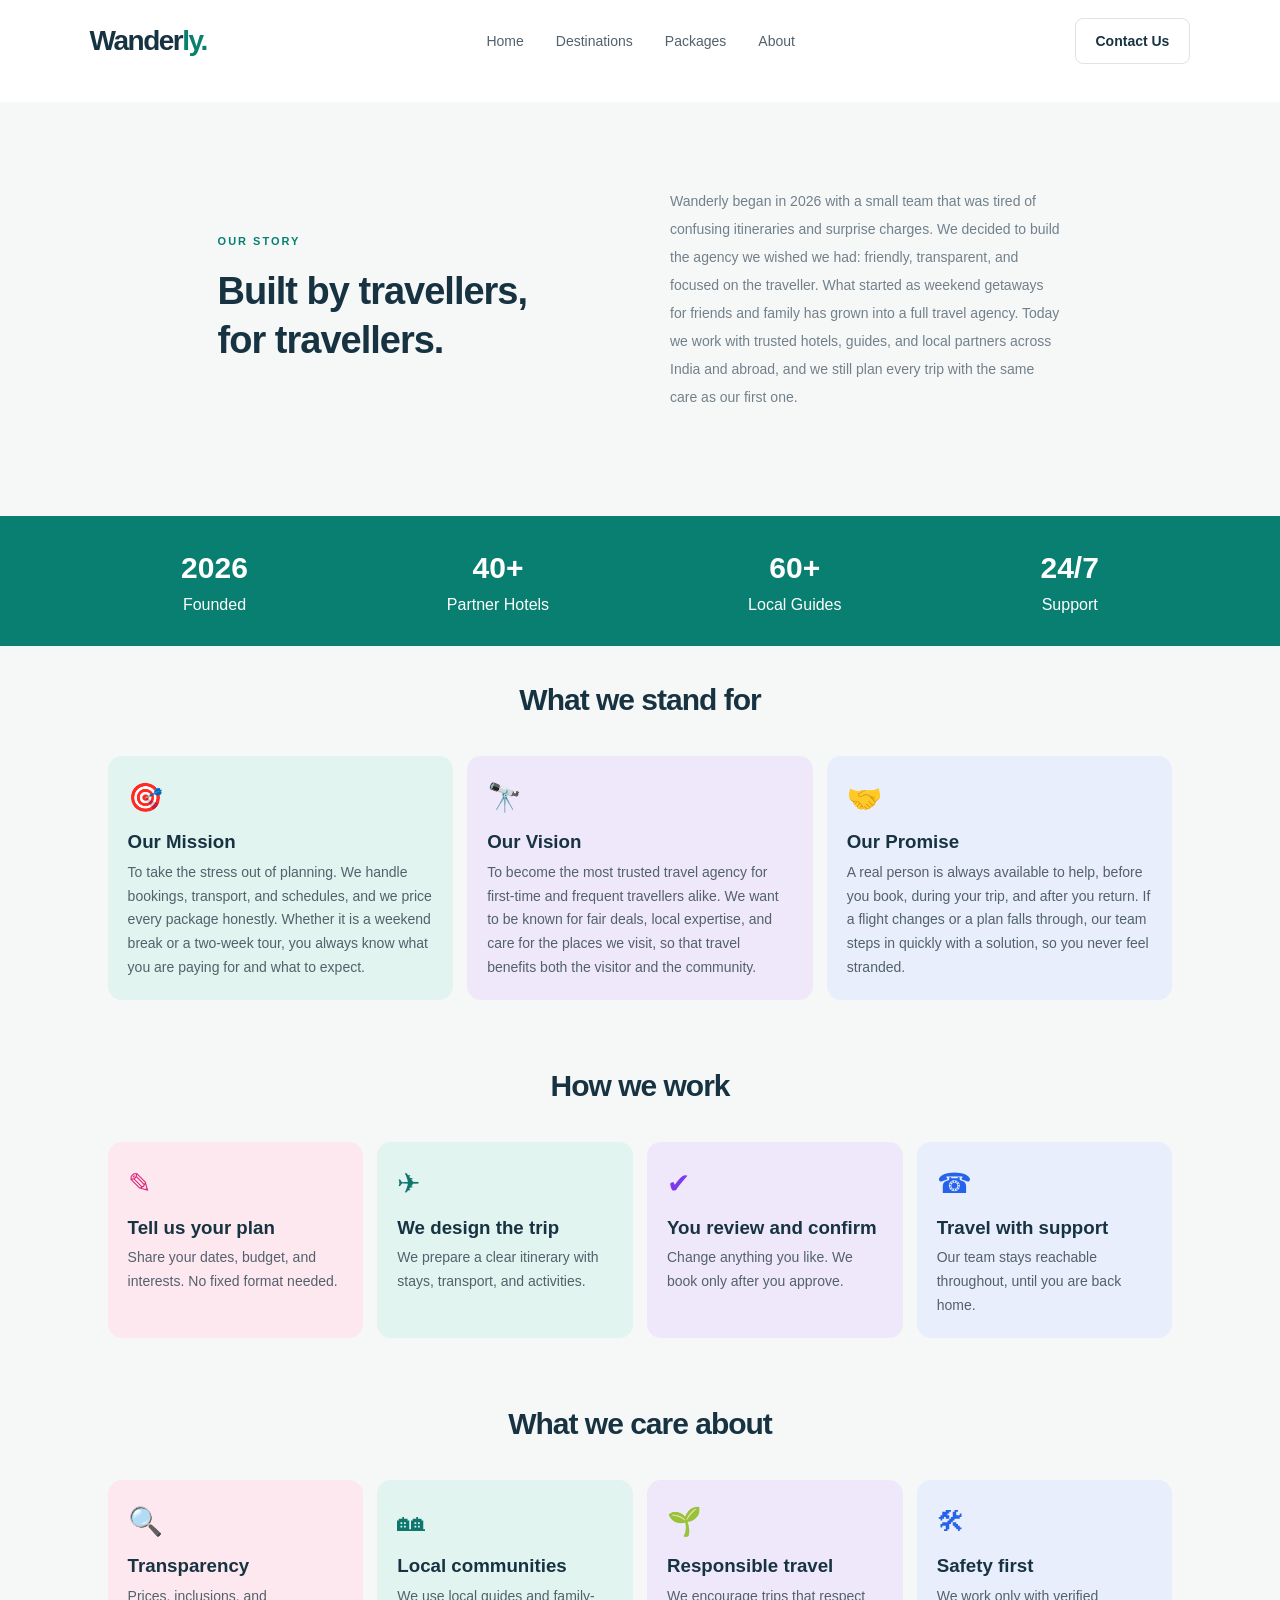
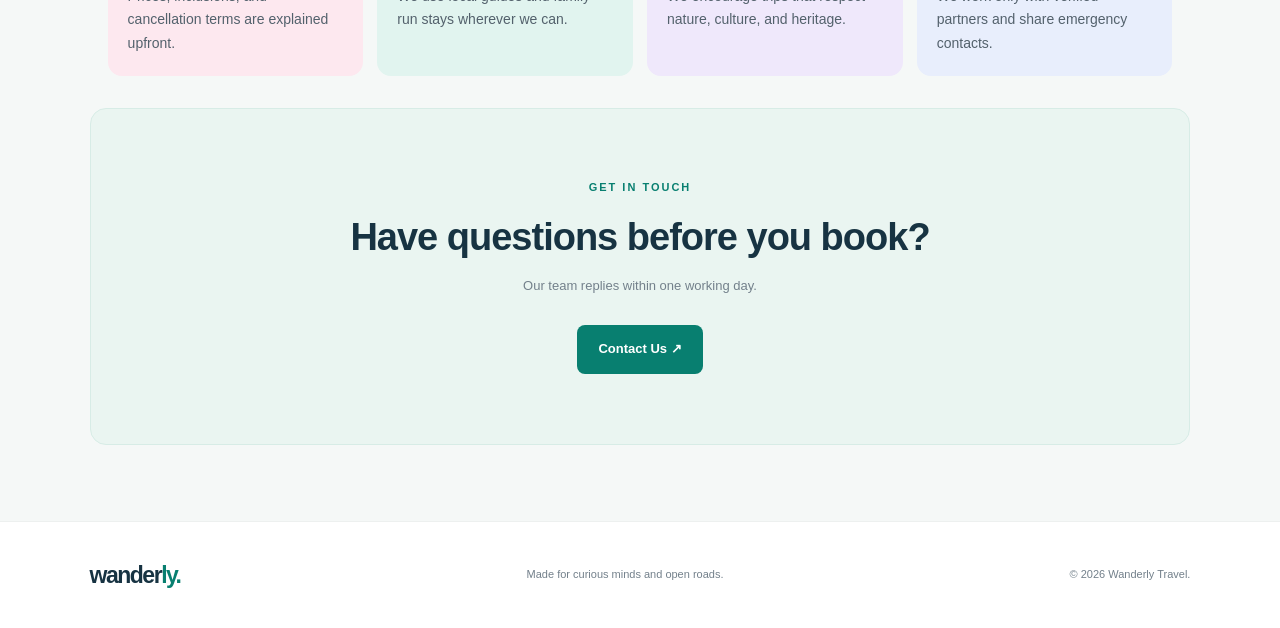
<file: about.html>
<!doctype html>
<html lang="en">
  <head>
    <meta charset="UTF-8" />
    <meta name="viewport" content="width=device-width, initial-scale=1.0" />
    <title>About Us - Wanderly</title>
    <link rel="stylesheet" href="style.css" />
  </head>
  <body>
    <!-- Navigation (same as index.html) -->
    <header class="navbar">
      <a href="index.html" class="logo">Wander<span>ly.</span></a>

      <nav>
        <a href="index.html">Home</a>
        <a href="destinations.html">Destinations</a>
        <a href="package.html">Packages</a>
        <a href="about.html">About</a>
      </nav>

      <a href="contact.html" class="nav-button">Contact Us</a>
    </header>

    <main class="about-page">
      <!-- Our story -->
      <section class="about-section our-story">
        <div>
          <p class="eyebrow">OUR STORY</p>
          <h2>Built by travellers,<br />for travellers.</h2>
        </div>
        <p>
          Wanderly began in 2026 with a small team that was tired of confusing
          itineraries and surprise charges. We decided to build the agency we
          wished we had: friendly, transparent, and focused on the traveller.
          What started as weekend getaways for friends and family has grown into
          a full travel agency. Today we work with trusted hotels, guides, and
          local partners across India and abroad, and we still plan every trip
          with the same care as our first one.
        </p>
      </section>

      <!-- Numbers -->
      <section class="stats">
        <div>
          <h3>2026</h3>
          <p>Founded</p>
        </div>
        <div>
          <h3>40+</h3>
          <p>Partner Hotels</p>
        </div>
        <div>
          <h3>60+</h3>
          <p>Local Guides</p>
        </div>
        <div>
          <h3>24/7</h3>
          <p>Support</p>
        </div>
      </section>

      <!-- Mission, vision, promise -->
      <h2 class="title">What we stand for</h2>
      <section class="values">
        <div class="value v1">
          <span>&#127919;</span>
          <h3>Our Mission</h3>
          <p>
            To take the stress out of planning. We handle bookings, transport,
            and schedules, and we price every package honestly. Whether it is a
            weekend break or a two-week tour, you always know what you are
            paying for and what to expect.
          </p>
        </div>

        <div class="value v2">
          <span>&#128301;</span>
          <h3>Our Vision</h3>
          <p>
            To become the most trusted travel agency for first-time and frequent
            travellers alike. We want to be known for fair deals, local
            expertise, and care for the places we visit, so that travel benefits
            both the visitor and the community.
          </p>
        </div>

        <div class="value v3">
          <span>&#129309;</span>
          <h3>Our Promise</h3>
          <p>
            A real person is always available to help, before you book, during
            your trip, and after you return. If a flight changes or a plan falls
            through, our team steps in quickly with a solution, so you never
            feel stranded.
          </p>
        </div>
      </section>

      <!-- How we work -->
      <h2 class="title">How we work</h2>
      <section class="values">
        <div class="value v4">
          <span>&#9998;</span>
          <h3>Tell us your plan</h3>
          <p>
            Share your dates, budget, and interests. No fixed format needed.
          </p>
        </div>

        <div class="value v1">
          <span>&#9992;</span>
          <h3>We design the trip</h3>
          <p>
            We prepare a clear itinerary with stays, transport, and activities.
          </p>
        </div>

        <div class="value v2">
          <span>&#10004;</span>
          <h3>You review and confirm</h3>
          <p>Change anything you like. We book only after you approve.</p>
        </div>

        <div class="value v3">
          <span>&#9742;</span>
          <h3>Travel with support</h3>
          <p>Our team stays reachable throughout, until you are back home.</p>
        </div>
      </section>

      <!-- What we care about -->
      <h2 class="title">What we care about</h2>
      <section class="values">
        <div class="value v4">
          <span>&#128269;</span>
          <h3>Transparency</h3>
          <p>
            Prices, inclusions, and cancellation terms are explained upfront.
          </p>
        </div>

        <div class="value v1">
          <span>&#127960;</span>
          <h3>Local communities</h3>
          <p>We use local guides and family-run stays wherever we can.</p>
        </div>

        <div class="value v2">
          <span>&#127793;</span>
          <h3>Responsible travel</h3>
          <p>We encourage trips that respect nature, culture, and heritage.</p>
        </div>

        <div class="value v3">
          <span>&#128736;</span>
          <h3>Safety first</h3>
          <p>
            We work only with verified partners and share emergency contacts.
          </p>
        </div>
      </section>

      <!-- Call to action -->
      <section class="contact-section">
        <p class="eyebrow">GET IN TOUCH</p>
        <h2>Have questions before you book?</h2>
        <p>Our team replies within one working day.</p>
        <a href="contact.html" class="primary-button">Contact Us ↗</a>
      </section>
    </main>

    <!-- Footer (same as index.html) -->
    <footer class="footer">
      <a href="index.html" class="logo">wander<span>ly.</span></a>
      <p>Made for curious minds and open roads.</p>
      <p>© 2026 Wanderly Travel.</p>
    </footer>
  </body>
</html>
</file>
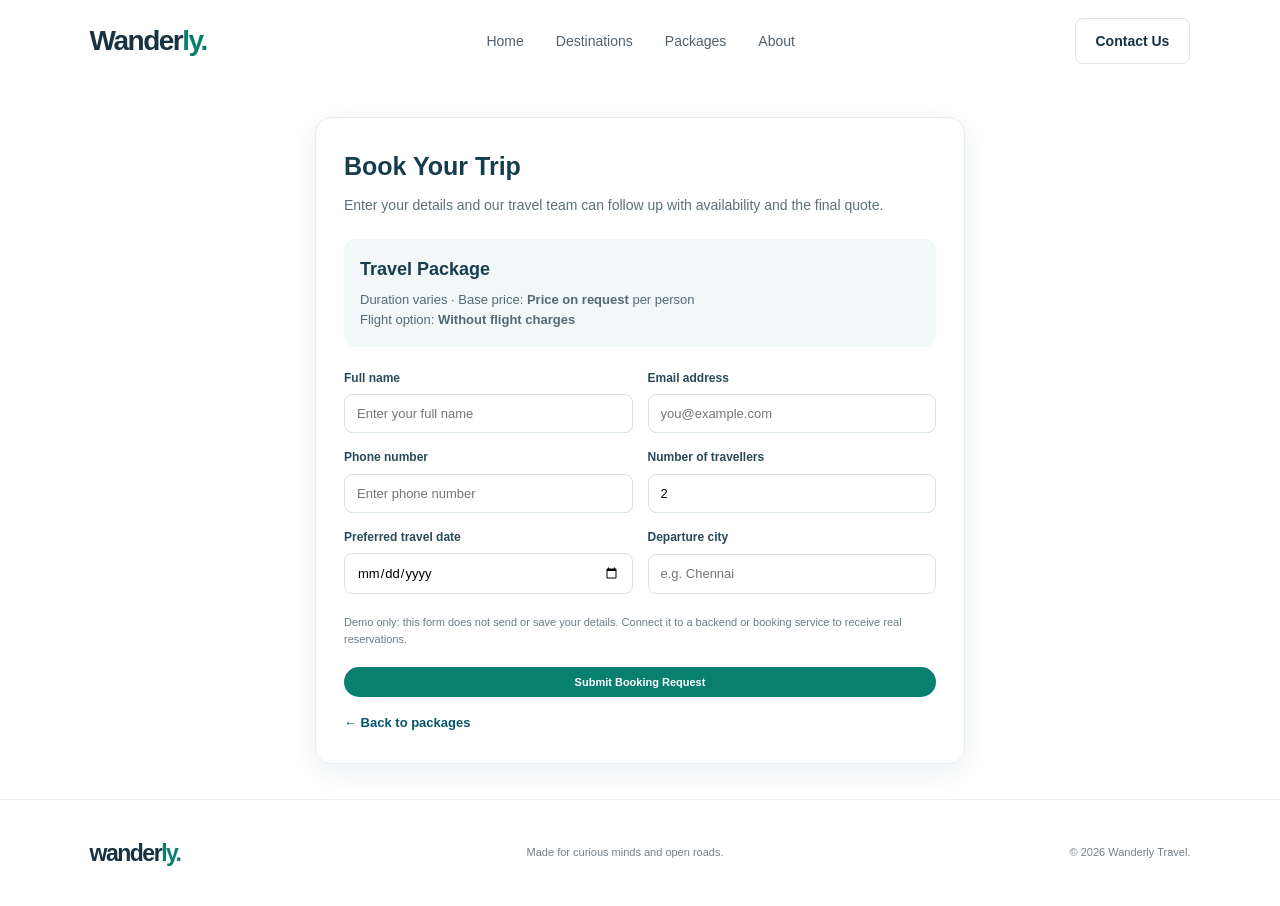
<file: booknow.html>
<!DOCTYPE html>
<html lang="en">
  <head>
     <meta charset="UTF-8">
    <meta name="viewport" content="width=device-width, initial-scale=1.0">
    <link rel="stylesheet" href="style.css">
    <title>Wanderly - Explore the World</title>
    <link rel="stylesheet" href="style.css">
    <link rel="preconnect" href="https://fonts.googleapis.com">
    <link rel="preconnect" href="https://fonts.gstatic.com" crossorigin>
    <link href="https://fonts.googleapis.com/css2?family=Roboto:wght@400;700&display=swap" rel="stylesheet">
    </head>
  <body>
    
<!-- Navigation -->

          <header class="navbar">
            <a href="#" class="logo">Wander<span>ly.</span></a>

            <nav>
              <a href="index.html">Home</a>
              <a href="destinations.html">Destinations</a>
              <a href="package.html">Packages</a>
              <a href="about.html">About</a>
            </nav>

            <a href="contact.html" class="nav-button">Contact Us</a>
          </header>
<body>
  <main class="booking-page-shell">
    <h1 class="booking-page-heading">Book Your Trip</h1>
    <p class="booking-page-intro">Enter your details and our travel team can follow up with availability and the final quote.</p>
    <section class="booking-package-summary">
      <h2 class="booking-summary-title" id="booknow-package-name">Selected package</h2>
      <p class="booking-summary-meta"><span id="booknow-package-duration">Duration</span> · Base price: <strong id="booknow-package-price">—</strong> per person</p>
      <p class="booking-summary-meta">Flight option: <strong id="booknow-flight-choice">—</strong></p>
    </section>
    <form id="booknow-form">
      <div class="booking-form-grid">
        <label class="booking-form-field">Full name<input class="booking-form-input" name="fullName" type="text" placeholder="Enter your full name" required></label>
        <label class="booking-form-field">Email address<input class="booking-form-input" name="email" type="email" placeholder="you@example.com" required></label>
        <label class="booking-form-field">Phone number<input class="booking-form-input" name="phone" type="tel" placeholder="Enter phone number" required></label>
        <label class="booking-form-field">Number of travellers<input class="booking-form-input" name="travellers" type="number" min="1" value="2" required></label>
        <label class="booking-form-field">Preferred travel date<input class="booking-form-input" name="travelDate" type="date" required></label>
        <label class="booking-form-field">Departure city<input class="booking-form-input" name="departureCity" type="text" placeholder="e.g. Chennai" required></label>
      </div>
      <p class="booking-disclaimer">Demo only: this form does not send or save your details. Connect it to a backend or booking service to receive real reservations.</p>
      <button class="booking-primary-button" type="submit">Submit Booking Request</button>
      <p class="booking-confirmation-note" id="booknow-confirmation" role="status">Your demo booking request is ready! No reservation has been made or sent.</p>
    </form>
    <a class="booking-secondary-link" href="index.html">← Back to packages</a>
  </main>
  <script>
    const booknowParams = new URLSearchParams(window.location.search);
    const booknowPackage = booknowParams.get("package") || "Travel Package";
    const booknowPrice = Number(booknowParams.get("price") || 0);
    const booknowDuration = booknowParams.get("duration") || "Duration varies";
    const booknowFlight = booknowParams.get("flight") === "with" ? "With flight charges" : "Without flight charges";
    document.getElementById("booknow-package-name").textContent = booknowPackage;
    document.getElementById("booknow-package-duration").textContent = booknowDuration;
    document.getElementById("booknow-package-price").textContent =
      booknowPrice ? "₹" + booknowPrice.toLocaleString("en-IN") : "Price on request";
    document.getElementById("booknow-flight-choice").textContent = booknowFlight;
    document.getElementById("booknow-form").addEventListener("submit", function(event) {
      event.preventDefault();
      document.getElementById("booknow-confirmation").style.display = "block";
    });
  </script>
  <!-- Footer -->
    <footer class="footer">
        <a href="home.html" class="logo">wander<span>ly.</span></a>
        <p>Made for curious minds and open roads.</p>
        <p>© 2026 Wanderly Travel.</p>
    </footer>
</body>
</html>
</file>
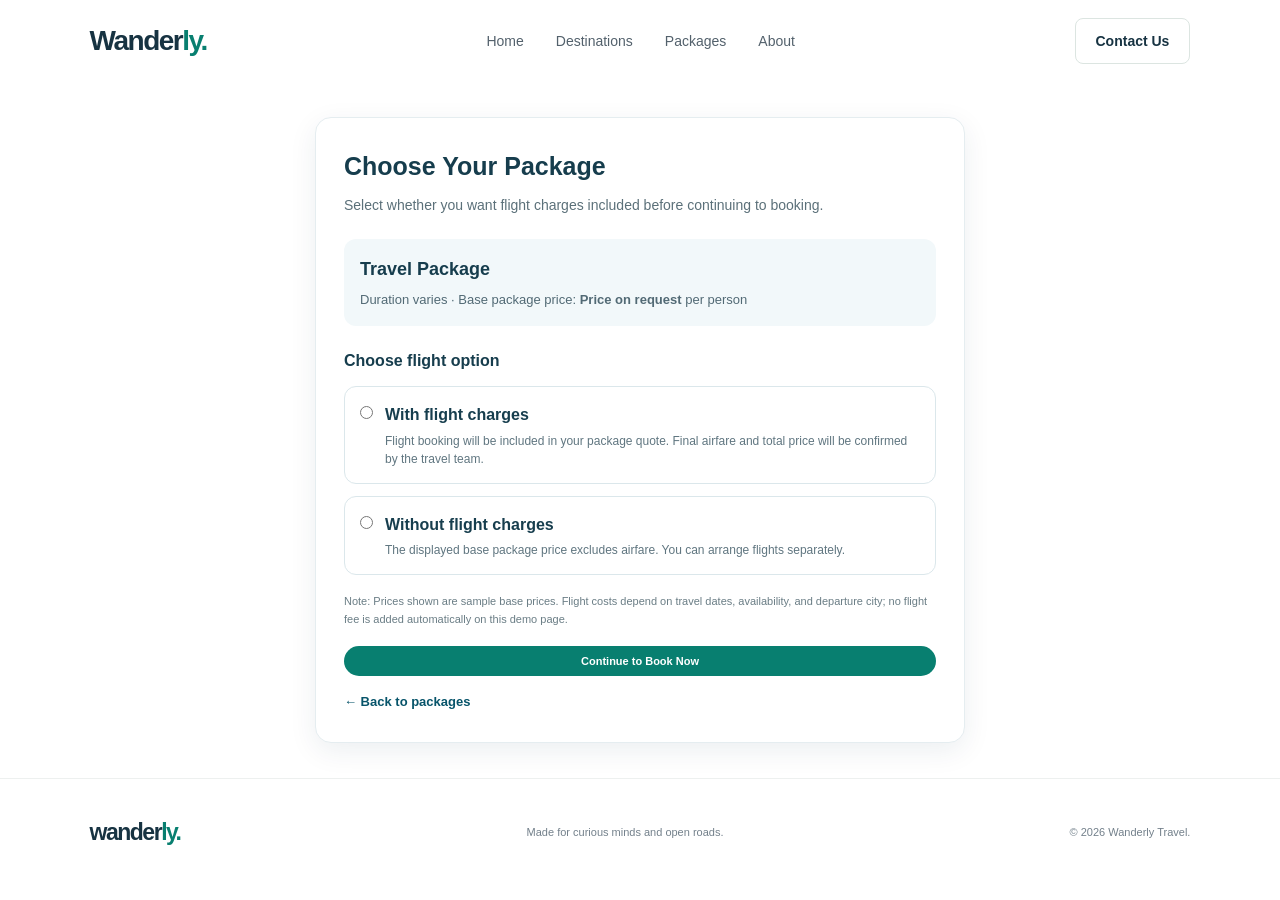
<file: package-details.html>
<!DOCTYPE html>
<html lang="en">
  <head>
     <meta charset="UTF-8">
    <meta name="viewport" content="width=device-width, initial-scale=1.0">
    <link rel="stylesheet" href="style.css">
    <title>Wanderly - Explore the World</title>
    <link rel="stylesheet" href="style.css">
    <link rel="preconnect" href="https://fonts.googleapis.com">
    <link rel="preconnect" href="https://fonts.gstatic.com" crossorigin>
    <link href="https://fonts.googleapis.com/css2?family=Roboto:wght@400;700&display=swap" rel="stylesheet">
    </head>
  <body>
    
<!-- Navigation -->

          <header class="navbar">
            <a href="#" class="logo">Wander<span>ly.</span></a>

            <nav>
              <a href="index.html">Home</a>
              <a href="destinations.html">Destinations</a>
              <a href="package.html">Packages</a>
              <a href="about.html">About</a>
            </nav>

            <a href="contact.html" class="nav-button">Contact Us</a>
          </header>
<body>
  <main class="booking-page-shell">
    <h1 class="booking-page-heading">Choose Your Package</h1>
    <p class="booking-page-intro">Select whether you want flight charges included before continuing to booking.</p>
    <section class="booking-package-summary" aria-live="polite">
      <h2 class="booking-summary-title" id="details-package-name">Your selected package</h2>
      <p class="booking-summary-meta"><span id="details-package-duration">Package duration</span> · Base package price: <strong id="details-package-price">—</strong> per person</p>
    </section>
    <form id="details-choice-form">
      <fieldset class="booking-choice-list">
        <legend class="booking-choice-legend">Choose flight option</legend>
        <label class="booking-choice-option">
          <input class="booking-choice-radio" type="radio" name="flightOption" value="with" required>
          <span class="booking-choice-copy"><span class="booking-choice-title">With flight charges</span><span class="booking-choice-description">Flight booking will be included in your package quote. Final airfare and total price will be confirmed by the travel team.</span></span>
        </label>
        <label class="booking-choice-option">
          <input class="booking-choice-radio" type="radio" name="flightOption" value="without" required>
          <span class="booking-choice-copy"><span class="booking-choice-title">Without flight charges</span><span class="booking-choice-description">The displayed base package price excludes airfare. You can arrange flights separately.</span></span>
        </label>
      </fieldset>
      <p class="booking-disclaimer">Note: Prices shown are sample base prices. Flight costs depend on travel dates, availability, and departure city; no flight fee is added automatically on this demo page.</p>
      <button class="booking-primary-button" type="submit">Continue to Book Now</button>
    </form>
    <a class="booking-secondary-link" href="index.html">← Back to packages</a>
  </main>
  <script>
    const detailsParams = new URLSearchParams(window.location.search);
    const detailsPackage = detailsParams.get("package") || "Travel Package";
    const detailsPrice = Number(detailsParams.get("price") || 0);
    const detailsDuration = detailsParams.get("duration") || "Duration varies";
    document.getElementById("details-package-name").textContent = detailsPackage;
    document.getElementById("details-package-duration").textContent = detailsDuration;
    document.getElementById("details-package-price").textContent =
      detailsPrice ? "₹" + detailsPrice.toLocaleString("en-IN") : "Price on request";

    document.getElementById("details-choice-form").addEventListener("submit", function (event) {
      event.preventDefault();
      const selectedFlight = new FormData(this).get("flightOption");
      if (!selectedFlight) return;
      const bookingParams = new URLSearchParams({
        package: detailsPackage,
        price: String(detailsPrice),
        duration: detailsDuration,
        flight: selectedFlight
      });
      window.location.href = "booknow.html?" + bookingParams.toString();
    });
  </script>
  <!-- Footer -->
    <footer class="footer">
        <a href="home.html" class="logo">wander<span>ly.</span></a>
        <p>Made for curious minds and open roads.</p>
        <p>© 2026 Wanderly Travel.</p>
    </footer>
</body>
</html>
</file>
<file: style.css>
/* About page styles*/
main.about-page {
  background: var(--light-bg);
  padding-bottom: 1px;
}
.our-story {
  margin: 20px 7% 0;
  padding: 32px 5%;
  gap: 40px;
  border-radius: 16px;
}
.stats {
  display: flex;
  flex-wrap: wrap;
  justify-content: space-around;
  gap: 16px;
  margin-top: 20px;
  padding: 28px 7%;
  text-align: center;
  background: var(--primary);
  color: #fff;
}
.stats h3 {
  font-size: 30px;
}
.title {
  text-align: center;
  padding: 30px 7% 0;
  font-size: clamp(22px, 3vw, 30px);
  letter-spacing: -1px;
}
.values {
  display: grid;
  grid-template-columns: repeat(auto-fit, minmax(240px, 1fr));
  gap: 14px;
  margin: 14px 7%;
  padding: 18px;
  border-radius: 16px;
}
.value {
  padding: 20px;
  border-radius: 14px;
}
.value span {
  font-size: 28px;
}
.value h3 {
  margin: 6px 0 4px;
}
.value p {
  font-size: 14px;
  line-height: 1.7;
  color: #53616c;
}
.v1 {
  background: #e1f4ef;
}
.v2 {
  background: #efe8fb;
}
.v3 {
  background: #e8eefc;
}
.v4 {
  background: #fde8ef;
}
.v1 span {
  color: #0f766e;
}
.v2 span {
  color: #7c3aed;
}
.v3 span {
  color: #2563eb;
}
.v4 span {
  color: #db2777;
}
.contact-section {
  background: #fff;
  border: 1px solid #d7ece6;
  margin-bottom: 30px;
  padding: 45px 20px;
}

/* Homepage styles */

/* Reset */
* {
    margin: 0;
    padding: 0;
    box-sizing: border-box;
}

html {
    scroll-behavior: smooth;
    scroll-padding-top: 90px;
}

body {
    font-family: "Poppins", sans-serif;
    color: #172b3a;
    background: #ffffff;
    line-height: 1.6;
}

a {
    text-decoration: none;
    color: inherit;
}

button,
input,
select {
    font: inherit;
}

:root {
    --primary: #087f70;
    --primary-dark: #056456;
    --text: #172b3a;
    --muted: #73808b;
    --light-bg: #f5f8f7;
}

/* Navigation */
.navbar {
    min-height: 82px;
    padding: 18px 7%;
    display: flex;
    align-items: center;
    justify-content: space-between;
    gap: 25px;
    background: white;
}

.logo {
    font-size: 28px;
    font-weight: 800;
    letter-spacing: -1.5px;
}

.logo span {
    color: var(--primary);
}

.navbar nav {
    display: flex;
    align-items: center;
    gap: 32px;
}

.navbar nav a {
    color: #53616c;
    font-size: 14px;
    transition: color 0.2s;
}

.navbar nav a:hover {
    color: var(--primary);
}

.nav-button {
    padding: 11px 20px;
    border: 1px solid #dce5e1;
    border-radius: 8px;
    font-size: 14px;
    font-weight: 600;
    transition: 0.2s;
}

.nav-button:hover {
    background: var(--primary);
    color: white;
    border-color: var(--primary);
}

/* Hero */
.hero {
    min-height: 590px;
    padding: 75px 7%;
    display: grid;
    grid-template-columns: 1fr 0.9fr;
    align-items: center;
    gap: 55px;
    background: var(--light-bg);
}

.hero-content {
    max-width: 590px;
}

.eyebrow {
    color: var(--primary);
    font-size: 11px;
    font-weight: 700;
    letter-spacing: 2px;
    margin-bottom: 16px;
}

.hero h1 {
    font-size: clamp(42px, 5vw, 68px);
    line-height: 1.12;
    letter-spacing: -3px;
    margin-bottom: 22px;
}

.hero h1 span {
    color: var(--primary);
}

.hero-description {
    max-width: 460px;
    color: var(--muted);
    font-size: 15px;
    line-height: 1.9;
    margin-bottom: 30px;
}

.hero-buttons {
    display: flex;
    flex-wrap: wrap;
    align-items: center;
    gap: 14px;
}

.primary-button,
.secondary-button {
    display: inline-block;
    padding: 14px 21px;
    border-radius: 8px;
    font-size: 13px;
    font-weight: 600;
    transition: 0.25s;
}

.primary-button {
    color: white;
    background: var(--primary);
}

.primary-button:hover {
    background: var(--primary-dark);
    transform: translateY(-2px);
}

.secondary-button {
    border: 1px solid #d4ded9;
    background: white;
}

.secondary-button:hover {
    border-color: var(--primary);
    color: var(--primary);
}

.hero-stats {
    display: flex;
    gap: 38px;
    margin-top: 48px;
}

.hero-stats h3 {
    font-size: 22px;
    font-weight: 700;
}

.hero-stats p {
    color: var(--muted);
    font-size: 11px;
}

/* Hero image */
.hero-image {
    min-height: 410px;
    position: relative;
    border-radius: 180px 180px 18px 18px;
    background:
        linear-gradient(
            180deg,
            rgba(8, 34, 40, 0.02) 35%,
            rgba(8, 34, 40, 0.3) 100%
        ),
        url("https://images.unsplash.com/photo-1500530855697-b586d89ba3ee?auto=format&fit=crop&w=1200&q=85")
        center / cover no-repeat;
}

.floating-card {
    position: absolute;
    left: -28px;
    bottom: 35px;
    display: flex;
    align-items: center;
    gap: 13px;
    padding: 17px 20px;
    border-radius: 12px;
    background: white;
    box-shadow: 0 12px 35px rgba(23, 43, 58, 0.12);
}

.card-icon {
    width: 43px;
    height: 43px;
    display: grid;
    place-items: center;
    border-radius: 10px;
    background: #e1f4ef;
    color: var(--primary);
    font-size: 22px;
}

.floating-card strong {
    font-size: 12px;
}

.floating-card p {
    color: var(--muted);
    font-size: 10px;
    margin-top: 3px;
}

/* Search form */
.search-section {
    position: relative;
    z-index: 1;
    width: 86%;
    margin: -30px auto 0;
    padding: 28px 32px;
    display: flex;
    align-items: center;
    justify-content: space-between;
    gap: 25px;
    background: white;
    border: 1px solid #edf0ef;
    border-radius: 14px;
    box-shadow: 0 12px 40px rgba(23, 43, 58, 0.07);
}

.search-heading {
    flex-shrink: 0;
}

.search-heading h2 {
    font-size: 18px;
}

.search-heading p {
    font-size: 12px;
    color: var(--muted);
}

.search-form {
    flex: 1;
    display: grid;
    grid-template-columns: 1.1fr 1fr 0.9fr auto;
    align-items: end;
    gap: 15px;
}

.search-form label {
    display: flex;
    flex-direction: column;
    gap: 7px;
    font-size: 11px;
    font-weight: 600;
}

.search-form input,
.search-form select {
    width: 100%;
    min-width: 0;
    padding: 10px;
    border: 1px solid #e2e8e5;
    border-radius: 7px;
    background: white;
    color: var(--text);
    font-size: 11px;
}

.search-form button {
    padding: 12px 17px;
    border: none;
    border-radius: 7px;
    background: var(--primary);
    color: white;
    font-size: 12px;
    font-weight: 600;
    cursor: pointer;
}

.search-form button:hover {
    background: var(--primary-dark);
}

/* Common sections */
.section {
    padding: 100px 7%;
}

.section-heading {
    display: flex;
    justify-content: space-between;
    align-items: end;
    gap: 20px;
    margin-bottom: 32px;
}

.section-heading h2,
.about-section h2,
.contact-section h2 {
    font-size: clamp(27px, 3vw, 38px);
    line-height: 1.3;
    letter-spacing: -1px;
}

.text-link {
    color: var(--primary);
    font-size: 12px;
    font-weight: 600;
    padding-bottom: 6px;
}

/* Destination cards */
.destinations-grid{
    display: grid;
    grid-template-columns: repeat(3, minmax(0, 1fr));
    gap: 25px;
    width: 100%;
}

.destination-card {
    min-width: 0;
    min-height: 350px;
    position: relative;
    display: flex;
    align-items: flex-end;
    overflow: hidden;
    border-radius: 13px;
    background-size: cover;
    background-position: center;
    transition: transform 0.3s;
}


.destination-card:hover {
    transform: translateY(-5px);
}

.bali {
    background-image:
        linear-gradient(0deg, rgba(0, 0, 0, 0.75), transparent 70%),
        url("https://images.unsplash.com/photo-1537996194471-e657df975ab4?auto=format&fit=crop&w=800&q=80");
}

.paris {
    background-image:
        linear-gradient(0deg, rgba(0, 0, 0, 0.75), transparent 70%),
        url("https://images.unsplash.com/photo-1502602898657-3e91760cbb34?auto=format&fit=crop&w=800&q=80");
}

.switzerland {
    background-image:
        linear-gradient(0deg, rgba(0, 0, 0, 0.75), transparent 70%),
        url("https://images.unsplash.com/photo-1531366936337-7c912a4589a7?auto=format&fit=crop&w=800&q=80");
}

.destination-info {
    padding: 26px;
    color: white;
}

.destination-info span {
    font-size: 10px;
    letter-spacing: 1.5px;
    font-weight: 600;
}

.destination-info h3 {
    font-size: 28px;
    margin: 5px 0;
}

.destination-info p {
    font-size: 11px;
    color: #e7ecea;
}

/* Packages */
.packages {
    background: var(--light-bg);
}

.package-grid {
    display: grid;
    grid-template-columns: repeat(3, 1fr);
    gap: 23px;
}

.package-card {
    overflow: hidden;
    border: 1px solid #e9eeeb;
    border-radius: 12px;
    background: white;
    transition: transform 0.3s, box-shadow 0.3s;
}

.package-card:hover {
    transform: translateY(-5px);
    box-shadow: 0 14px 35px rgba(23, 43, 58, 0.08);
}

.package-card img {
    width: 100%;
    height: 220px;
    display: block;
    object-fit: cover;
}

.package-details {
    padding: 22px;
}

.package-location {
    color: var(--primary);
    font-size: 10px;
    font-weight: 700;
    letter-spacing: 1px;
}

.package-details h3 {
    font-size: 18px;
    margin: 8px 0;
}

.package-details > p:not(.package-location) {
    min-height: 52px;
    color: var(--muted);
    font-size: 12px;
    line-height: 1.8;
}

.package-bottom {
    margin-top: 18px;
    padding-top: 15px;
    border-top: 1px solid #edf0ef;
    display: flex;
    align-items: center;
    justify-content: space-between;
    gap: 10px;
    font-size: 11px;
}

.package-bottom strong {
    font-size: 16px;
}

.package-bottom a {
    color: var(--primary);
    font-weight: 600;
}

/* About section */
.about-section {
    padding: 85px 10%;
    display: grid;
    grid-template-columns: 1fr 1fr;
    align-items: center;
    gap: 60px;
}

.about-section > p {
    color: var(--muted);
    font-size: 14px;
    line-height: 2;
}

/* Contact */
.contact-section {
    margin: 0 7% 75px;
    padding: 70px 25px;
    text-align: center;
    border-radius: 16px;
    background: #eaf5f1;
}

.contact-section h2 {
    margin-bottom: 14px;
}

.contact-section > p:not(.eyebrow) {
    color: var(--muted);
    font-size: 13px;
    margin-bottom: 25px;
}

.contact-section .primary-button {
    margin-top: 3px;
}

/* Footer */
.footer {
    padding: 35px 7%;
    display: flex;
    align-items: center;
    justify-content: space-between;
    gap: 20px;
    border-top: 1px solid #edf0ef;
}

.footer .logo {
    font-size: 23px;
}

.footer p {
    color: var(--muted);
    font-size: 11px;
}

/* Responsive design */
@media (max-width: 1000px) {
    .navbar {
        padding-left: 5%;
        padding-right: 5%;
    }

    .navbar nav {
        gap: 16px;
    }

    .hero {
        padding-left: 5%;
        padding-right: 5%;
        gap: 30px;
    }

    .search-section {
        width: 90%;
        align-items: stretch;
        flex-direction: column;
    }

    .section {
        padding: 75px 5%;
    }

    .search-form {
        grid-template-columns: repeat(2, minmax(0, 1fr));
    }

    .destination-card {
        min-height: 300px;
    }
}

@media (max-width: 700px) {
    .navbar {
        flex-wrap: wrap;
        gap: 15px;
    }

    .navbar nav {
        order: 3;
        width: 100%;
        justify-content: space-between;
        gap: 10px;
    }

    .navbar nav a {
        font-size: 12px;
    }

    .nav-button {
        padding: 9px 12px;
        font-size: 12px;
    }

    .hero {
        grid-template-columns: 1fr;
        padding-top: 55px;
        padding-bottom: 65px;
    }

    .hero h1 {
        font-size: 48px;
    }

    .hero-image {
        min-height: 350px;
        margin: 10px 0 0 15px;
    }

    .floating-card {
        left: -15px;
    }

    .hero-stats {
        gap: 25px;
    }

    .search-section {
        margin-top: -20px;
        padding: 24px;
    }

    .search-form {
        grid-template-columns: 1fr;
    }

    .search-form button {
        padding: 13px;
    }

    .section {
        padding-top: 65px;
        padding-bottom: 65px;
    }

    .section-heading {
        align-items: start;
        flex-direction: column;
    }

    .destination-grid,
    .package-grid {
        grid-template-columns: 1fr;
    }

    .destination-card {
        min-height: 360px;
    }

    .package-card img {
        height: 230px;
    }

    .about-section {
        padding: 65px 7%;
        grid-template-columns: 1fr;
        gap: 20px;
    }

    .contact-section {
        margin: 0 5% 50px;
        padding: 50px 20px;
    }

    .footer {
        flex-direction: column;
        text-align: center;
        gap: 10px;
    }
}

/* Homepage styles */

/* Reset */
* {
    margin: 0;
    padding: 0;
    box-sizing: border-box;
}

html {
    scroll-behavior: smooth;
    scroll-padding-top: 90px;
}

body {
    font-family: "Poppins", sans-serif;
    color: #172b3a;
    background: #ffffff;
    line-height: 1.6;
}

a {
    text-decoration: none;
    color: inherit;
}

button,
input,
select {
    font: inherit;
}

:root {
    --primary: #087f70;
    --primary-dark: #056456;
    --text: #172b3a;
    --muted: #73808b;
    --light-bg: #f5f8f7;
}

/* Navigation */
.navbar {
    min-height: 82px;
    padding: 18px 7%;
    display: flex;
    align-items: center;
    justify-content: space-between;
    gap: 25px;
    background: white;
}

.logo {
    font-size: 28px;
    font-weight: 800;
    letter-spacing: -1.5px;
}

.logo span {
    color: var(--primary);
}

.navbar nav {
    display: flex;
    align-items: center;
    gap: 32px;
}

.navbar nav a {
    color: #53616c;
    font-size: 14px;
    transition: color 0.2s;
}

.navbar nav a:hover {
    color: var(--primary);
}

.nav-button {
    padding: 11px 20px;
    border: 1px solid #dce5e1;
    border-radius: 8px;
    font-size: 14px;
    font-weight: 600;
    transition: 0.2s;
}

.nav-button:hover {
    background: var(--primary);
    color: white;
    border-color: var(--primary);
}

/* Hero */
.hero {
    min-height: 590px;
    padding: 75px 7%;
    display: grid;
    grid-template-columns: 1fr 0.9fr;
    align-items: center;
    gap: 55px;
    background: var(--light-bg);
}

.hero-content {
    max-width: 590px;
}

.eyebrow {
    color: var(--primary);
    font-size: 11px;
    font-weight: 700;
    letter-spacing: 2px;
    margin-bottom: 16px;
}

.hero h1 {
    font-size: clamp(42px, 5vw, 68px);
    line-height: 1.12;
    letter-spacing: -3px;
    margin-bottom: 22px;
}

.hero h1 span {
    color: var(--primary);
}

.hero-description {
    max-width: 460px;
    color: var(--muted);
    font-size: 15px;
    line-height: 1.9;
    margin-bottom: 30px;
}

.hero-buttons {
    display: flex;
    flex-wrap: wrap;
    align-items: center;
    gap: 14px;
}

.primary-button,
.secondary-button {
    display: inline-block;
    padding: 14px 21px;
    border-radius: 8px;
    font-size: 13px;
    font-weight: 600;
    transition: 0.25s;
}

.primary-button {
    color: white;
    background: var(--primary);
}

.primary-button:hover {
    background: var(--primary-dark);
    transform: translateY(-2px);
}

.secondary-button {
    border: 1px solid #d4ded9;
    background: white;
}

.secondary-button:hover {
    border-color: var(--primary);
    color: var(--primary);
}

.hero-stats {
    display: flex;
    gap: 38px;
    margin-top: 48px;
}

.hero-stats h3 {
    font-size: 22px;
    font-weight: 700;
}

.hero-stats p {
    color: var(--muted);
    font-size: 11px;
}

/* Hero image */
.hero-image {
    min-height: 410px;
    position: relative;
    border-radius: 180px 180px 18px 18px;
    background:
        linear-gradient(
            180deg,
            rgba(8, 34, 40, 0.02) 35%,
            rgba(8, 34, 40, 0.3) 100%
        ),
        url("https://images.unsplash.com/photo-1500530855697-b586d89ba3ee?auto=format&fit=crop&w=1200&q=85")
        center / cover no-repeat;
}

.floating-card {
    position: absolute;
    left: -28px;
    bottom: 35px;
    display: flex;
    align-items: center;
    gap: 13px;
    padding: 17px 20px;
    border-radius: 12px;
    background: white;
    box-shadow: 0 12px 35px rgba(23, 43, 58, 0.12);
}

.card-icon {
    width: 43px;
    height: 43px;
    display: grid;
    place-items: center;
    border-radius: 10px;
    background: #e1f4ef;
    color: var(--primary);
    font-size: 22px;
}

.floating-card strong {
    font-size: 12px;
}

.floating-card p {
    color: var(--muted);
    font-size: 10px;
    margin-top: 3px;
}

/* Search form */
.search-section {
    position: relative;
    z-index: 1;
    width: 86%;
    margin: -30px auto 0;
    padding: 28px 32px;
    display: flex;
    align-items: center;
    justify-content: space-between;
    gap: 25px;
    background: white;
    border: 1px solid #edf0ef;
    border-radius: 14px;
    box-shadow: 0 12px 40px rgba(23, 43, 58, 0.07);
}

.search-heading {
    flex-shrink: 0;
}

.search-heading h2 {
    font-size: 18px;
}

.search-heading p {
    font-size: 12px;
    color: var(--muted);
}

.search-form {
    flex: 1;
    display: grid;
    grid-template-columns: 1.1fr 1fr 0.9fr auto;
    align-items: end;
    gap: 15px;
}

.search-form label {
    display: flex;
    flex-direction: column;
    gap: 7px;
    font-size: 11px;
    font-weight: 600;
}

.search-form input,
.search-form select {
    width: 100%;
    min-width: 0;
    padding: 10px;
    border: 1px solid #e2e8e5;
    border-radius: 7px;
    background: white;
    color: var(--text);
    font-size: 11px;
}

.search-form button {
    padding: 12px 17px;
    border: none;
    border-radius: 7px;
    background: var(--primary);
    color: white;
    font-size: 12px;
    font-weight: 600;
    cursor: pointer;
}

.search-form button:hover {
    background: var(--primary-dark);
}

/* Common sections */
.section {
    padding: 100px 7%;
}

.section-heading {
    display: flex;
    justify-content: space-between;
    align-items: end;
    gap: 20px;
    margin-bottom: 32px;
}

.section-heading h2,
.about-section h2,
.contact-section h2 {
    font-size: clamp(27px, 3vw, 38px);
    line-height: 1.3;
    letter-spacing: -1px;
}

.text-link {
    color: var(--primary);
    font-size: 12px;
    font-weight: 600;
    padding-bottom: 6px;
}

/* Destination cards */
.destinations-grid{
    display: grid;
    grid-template-columns: repeat(3, minmax(0, 1fr));
    gap: 25px;
    width: 100%;
}

.destination-card {
    min-width: 0;
    min-height: 350px;
    position: relative;
    display: flex;
    align-items: flex-end;
    overflow: hidden;
    border-radius: 13px;
    background-size: cover;
    background-position: center;
    transition: transform 0.3s;
}


.destination-card:hover {
    transform: translateY(-5px);
}

.bali {
    background-image:
        linear-gradient(0deg, rgba(0, 0, 0, 0.75), transparent 70%),
        url("https://images.unsplash.com/photo-1537996194471-e657df975ab4?auto=format&fit=crop&w=800&q=80");
}

.paris {
    background-image:
        linear-gradient(0deg, rgba(0, 0, 0, 0.75), transparent 70%),
        url("https://images.unsplash.com/photo-1502602898657-3e91760cbb34?auto=format&fit=crop&w=800&q=80");
}

.switzerland {
    background-image:
        linear-gradient(0deg, rgba(0, 0, 0, 0.75), transparent 70%),
        url("https://images.unsplash.com/photo-1531366936337-7c912a4589a7?auto=format&fit=crop&w=800&q=80");
}

.destination-info {
    padding: 26px;
    color: white;
}

.destination-info span {
    font-size: 10px;
    letter-spacing: 1.5px;
    font-weight: 600;
}

.destination-info h3 {
    font-size: 28px;
    margin: 5px 0;
}

.destination-info p {
    font-size: 11px;
    color: #e7ecea;
}

/* Packages */
.packages {
    background: var(--light-bg);
}

.package-grid {
    display: grid;
    grid-template-columns: repeat(3, 1fr);
    gap: 23px;
}

.package-card {
    overflow: hidden;
    border: 1px solid #e9eeeb;
    border-radius: 12px;
    background: white;
    transition: transform 0.3s, box-shadow 0.3s;
}

.package-card:hover {
    transform: translateY(-5px);
    box-shadow: 0 14px 35px rgba(23, 43, 58, 0.08);
}

.package-card img {
    width: 100%;
    height: 220px;
    display: block;
    object-fit: cover;
}

.package-details {
    padding: 22px;
}

.package-location {
    color: var(--primary);
    font-size: 10px;
    font-weight: 700;
    letter-spacing: 1px;
}

.package-details h3 {
    font-size: 18px;
    margin: 8px 0;
}

.package-details > p:not(.package-location) {
    min-height: 52px;
    color: var(--muted);
    font-size: 12px;
    line-height: 1.8;
}

.package-bottom {
    margin-top: 18px;
    padding-top: 15px;
    border-top: 1px solid #edf0ef;
    display: flex;
    align-items: center;
    justify-content: space-between;
    gap: 10px;
    font-size: 11px;
}

.package-bottom strong {
    font-size: 16px;
}

.package-bottom a {
    color: var(--primary);
    font-weight: 600;
}

/* About section */
.about-section {
    padding: 85px 10%;
    display: grid;
    grid-template-columns: 1fr 1fr;
    align-items: center;
    gap: 60px;
}

.about-section > p {
    color: var(--muted);
    font-size: 14px;
    line-height: 2;
}

/* Contact */
.contact-section {
    margin: 0 7% 75px;
    padding: 70px 25px;
    text-align: center;
    border-radius: 16px;
    background: #eaf5f1;
}

.contact-section h2 {
    margin-bottom: 14px;
}

.contact-section > p:not(.eyebrow) {
    color: var(--muted);
    font-size: 13px;
    margin-bottom: 25px;
}

.contact-section .primary-button {
    margin-top: 3px;
}

/* Footer */
.footer {
    padding: 35px 7%;
    display: flex;
    align-items: center;
    justify-content: space-between;
    gap: 20px;
    border-top: 1px solid #edf0ef;
}

.footer .logo {
    font-size: 23px;
}

.footer p {
    color: var(--muted);
    font-size: 11px;
}

/* Responsive design */
@media (max-width: 1000px) {
    .navbar {
        padding-left: 5%;
        padding-right: 5%;
    }

    .navbar nav {
        gap: 16px;
    }

    .hero {
        padding-left: 5%;
        padding-right: 5%;
        gap: 30px;
    }

    .search-section {
        width: 90%;
        align-items: stretch;
        flex-direction: column;
    }

    .section {
        padding: 75px 5%;
    }

    .search-form {
        grid-template-columns: repeat(2, minmax(0, 1fr));
    }

    .destination-card {
        min-height: 300px;
    }
}

@media (max-width: 700px) {
    .navbar {
        flex-wrap: wrap;
        gap: 15px;
    }

    .navbar nav {
        order: 3;
        width: 100%;
        justify-content: space-between;
        gap: 10px;
    }

    .navbar nav a {
        font-size: 12px;
    }

    .nav-button {
        padding: 9px 12px;
        font-size: 12px;
    }

    .hero {
        grid-template-columns: 1fr;
        padding-top: 55px;
        padding-bottom: 65px;
    }

    .hero h1 {
        font-size: 48px;
    }

    .hero-image {
        min-height: 350px;
        margin: 10px 0 0 15px;
    }

    .floating-card {
        left: -15px;
    }

    .hero-stats {
        gap: 25px;
    }

    .search-section {
        margin-top: -20px;
        padding: 24px;
    }

    .search-form {
        grid-template-columns: 1fr;
    }

    .search-form button {
        padding: 13px;
    }

    .section {
        padding-top: 65px;
        padding-bottom: 65px;
    }

    .section-heading {
        align-items: start;
        flex-direction: column;
    }

    .destination-grid,
    .package-grid {
        grid-template-columns: 1fr;
    }

    .destination-card {
        min-height: 360px;
    }

    .package-card img {
        height: 230px;
    }

    .about-section {
        padding: 65px 7%;
        grid-template-columns: 1fr;
        gap: 20px;
    }

    .contact-section {
        margin: 0 5% 50px;
        padding: 50px 20px;
    }

    .footer {
        flex-direction: column;
        text-align: center;
        gap: 10px;
    }
}











/* ==========================================
   DESTINATIONS PAGE ONLY
   All page-specific classes start with dest-
   ========================================== */

.dest-page {
    width: 100%;
    min-height: 650px;
    color: #172b3a;
    background: #f7f9f8;
}

.dest-section {
    width: 100%;
    max-width: 1500px;
    margin: 0 auto;
    padding: 48px 7% 80px;
}

.dest-nav-active {
    color: #087f70 !important;
}

/* Heading */

.dest-heading {
    display: flex;
    align-items: flex-end;
    justify-content: space-between;
    gap: 24px;
    margin-bottom: 28px;
}

.dest-eyebrow {
    display: inline-block;
    margin-bottom: 8px;
    color: #087f70;
    font-size: 11px;
    font-weight: 700;
    letter-spacing: 1.8px;
}

.dest-heading h1 {
    margin: 0 0 9px;
    color: #172b3a;
    font-size: clamp(30px, 3vw, 40px);
    font-weight: 700;
    line-height: 1.25;
}

.dest-heading p {
    margin: 0;
    color: #73808b;
    font-size: 15px;
}

.dest-count {
    flex-shrink: 0;
    padding: 9px 16px;
    border-radius: 25px;
    background: #e1f3ee;
    color: #056456;
    font-size: 12px;
    font-weight: 600;
    white-space: nowrap;
}

/* Search bar */

.dest-search {
    display: flex;
    align-items: center;
    gap: 12px;
    width: 100%;
    max-width: 580px;
    height: 56px;
    margin-bottom: 22px;
    padding: 0 16px;
    border: 1px solid #dce6e2;
    border-radius: 12px;
    background: #fff;
    box-shadow: 0 4px 15px rgba(23, 43, 58, 0.04);
}

.dest-search:focus-within {
    border-color: #087f70;
    box-shadow: 0 0 0 3px rgba(8, 127, 112, 0.08);
}

.dest-search-icon {
    color: #087f70;
    font-size: 27px;
    line-height: 1;
}

.dest-search input {
    flex: 1;
    width: 100%;
    min-width: 0;
    height: 100%;
    padding: 0;
    border: none;
    outline: none;
    background: transparent;
    color: #172b3a;
    font-family: inherit;
    font-size: 14px;
}

.dest-search input::placeholder {
    color: #8a969e;
}

.dest-search #clearSearch {
    display: none;
    border: none;
    background: transparent;
    color: #73808b;
    font-size: 24px;
    cursor: pointer;
}

.dest-search #clearSearch.dest-clear-visible {
    display: block;
}

/* Filters */

.dest-filter-row {
    display: flex;
    align-items: center;
    justify-content: space-between;
    flex-wrap: wrap;
    gap: 16px;
    margin-bottom: 28px;
}

.dest-filter-buttons {
    display: flex;
    flex-wrap: wrap;
    gap: 10px;
}

.dest-filter-btn {
    min-height: 42px;
    padding: 9px 19px;
    border: 1px solid #dce6e2;
    border-radius: 25px;
    background: #fff;
    color: #52616b;
    font-family: inherit;
    font-size: 13px;
    font-weight: 500;
    cursor: pointer;
    transition: background 0.2s ease, color 0.2s ease,
                border-color 0.2s ease;
}

.dest-filter-btn:hover {
    border-color: #087f70;
    color: #087f70;
}

.dest-filter-btn.active {
    border-color: #087f70;
    background: #087f70;
    color: #fff;
}

.dest-results-label {
    color: #73808b;
    font-size: 12px;
}

/* Destination grid */

.dest-grid {
    display: grid;
    grid-template-columns: repeat(3, minmax(0, 1fr));
    align-items: stretch;
    gap: 25px;
}

.dest-card-item {
    min-width: 0;
    overflow: hidden;
    border: 1px solid #e9efec;
    border-radius: 15px;
    background: #fff;
    box-shadow: 0 5px 18px rgba(23, 43, 58, 0.045);
    transition: transform 0.25s ease, box-shadow 0.25s ease;
}

.dest-card-item:hover {
    transform: translateY(-5px);
    box-shadow: 0 13px 28px rgba(23, 43, 58, 0.11);
}

.dest-card-item[hidden] {
    display: none !important;
}

.dest-card-image {
    position: relative;
    width: 100%;
    height: 220px;
    overflow: hidden;
    background: #e9efec;
}

.dest-card-image img {
    display: block;
    width: 100%;
    height: 100%;
    object-fit: cover;
    transition: transform 0.4s ease;
}

.dest-card-item:hover .dest-card-image img {
    transform: scale(1.05);
}

.dest-card-tag {
    position: absolute;
    top: 14px;
    left: 14px;
    padding: 5px 11px;
    border-radius: 20px;
    background: rgba(255, 255, 255, 0.95);
    color: #056456;
    font-size: 11px;
    font-weight: 600;
}

.dest-card-content {
    padding: 19px;
}

.dest-location {
    display: block;
    margin-bottom: 5px;
    color: #087f70;
    font-size: 11px;
    font-weight: 600;
    letter-spacing: 1px;
    text-transform: uppercase;
}

.dest-card-content h2 {
    margin: 0 0 8px;
    color: #172b3a;
    font-size: 21px;
    font-weight: 700;
    line-height: 1.4;
}

.dest-card-content p {
    min-height: 46px;
    margin: 0;
    color: #73808b;
    font-size: 13px;
    line-height: 1.75;
}

.dest-card-bottom {
    display: flex;
    align-items: center;
    justify-content: space-between;
    gap: 10px;
    margin-top: 17px;
    padding-top: 14px;
    border-top: 1px solid #edf0ef;
}

.dest-card-bottom div {
    display: flex;
    flex-direction: column;
    gap: 2px;
}

.dest-card-bottom small {
    color: #73808b;
    font-size: 10px;
}

.dest-card-bottom strong {
    color: #172b3a;
    font-size: 15px;
    font-weight: 700;
}

.dest-explore-link {
    color: #087f70;
    text-decoration: none;
    font-size: 12px;
    font-weight: 600;
    white-space: nowrap;
}

.dest-explore-link:hover {
    color: #056456;
}

/* Empty search results */

.dest-empty-state {
    padding: 55px 20px;
    border: 1px dashed #d6e3de;
    border-radius: 14px;
    background: #fff;
    text-align: center;
}

.dest-empty-state[hidden] {
    display: none !important;
}

.dest-empty-state h2 {
    margin-bottom: 8px;
    color: #172b3a;
    font-size: 22px;
}

.dest-empty-state p {
    margin-bottom: 18px;
    color: #73808b;
    font-size: 14px;
}

.dest-empty-state button {
    padding: 10px 18px;
    border: none;
    border-radius: 24px;
    background: #087f70;
    color: #fff;
    font-family: inherit;
    cursor: pointer;
}

.dest-empty-state button:hover {
    background: #056456;
}

/* Responsive layout */

@media (max-width: 1000px) {
    .dest-section {
        padding-right: 4%;
        padding-left: 4%;
    }

    .dest-grid {
        grid-template-columns: repeat(2, minmax(0, 1fr));
        gap: 20px;
    }
}

@media (max-width: 650px) {
    .dest-section {
        padding: 32px 5% 55px;
    }

    .dest-heading {
        align-items: flex-start;
        flex-direction: column;
        gap: 13px;
    }

    .dest-heading h1 {
        font-size: 29px;
    }

    .dest-search {
        max-width: none;
    }

    .dest-filter-row {
        align-items: flex-start;
        flex-direction: column;
        gap: 13px;
    }

    .dest-filter-buttons {
        gap: 8px;
    }

    .dest-filter-btn {
        padding: 9px 13px;
        font-size: 12px;
    }

    .dest-grid {
        grid-template-columns: 1fr;
        gap: 20px;
    }

    .dest-card-image {
        height: 235px;
    }
}
/* package details css */
* { box-sizing: border-box; }
html { scroll-behavior: smooth; scroll-padding-top: 86px; }
body { margin: 0; background: #fff; color: #173342; font-family: "Poppins", Arial, sans-serif; }
.travel-site-header { position: sticky; top: 0; z-index: 10; display: flex; align-items: center; justify-content: space-between; gap: 24px; padding: 15px max(5%, calc((100% - 1160px)/2)); background: rgba(255,255,255,.96); box-shadow: 0 2px 14px rgba(18,56,73,.08); }
.travel-brand-logo, .travel-footer-brand { color: #087f70; text-decoration: none; font-size: 25px; font-weight: 700; letter-spacing: 1px; }
.travel-brand-dot { color: #e6a94e; }
.travel-main-navigation { display: flex; flex-wrap: wrap; align-items: center; justify-content: flex-end; gap: 20px; }
.travel-nav-link { color: #355664; text-decoration: none; font-size: 12px; font-weight: 600; transition: color .2s; }
.travel-nav-link:hover, .travel-nav-current { color: #07809a; }
.travel-nav-booking { padding: 9px 16px; color: white; background: #07546a; border-radius: 20px; }
.travel-nav-booking:hover { color: white; background: #08748a; }
.travel-hero-section { display: flex; align-items: center; min-height: 390px; padding: 58px max(6%, calc((100% - 1120px)/2)); color: white; background: linear-gradient(90deg,rgba(5,40,51,.82),rgba(5,40,51,.35)),url("https://images.unsplash.com/photo-1501785888041-af3ef285b470?auto=format&fit=crop&w=1800&q=90") center 48%/cover; }
.travel-hero-overlay { max-width: 570px; }
.travel-hero-eyebrow, .travel-section-eyebrow { margin: 0 0 10px; color: #d6a95c; font-size: 10px; font-weight: 700; letter-spacing: 2px; }
.travel-hero-heading { margin: 0; font-size: clamp(38px,6vw,65px); line-height: 1.08; letter-spacing: -1.5px; }
.travel-hero-highlight { color: #f2c879; }
.travel-hero-description { max-width: 440px; margin: 17px 0 24px; color: #f0f5f5; font-size: 14px; line-height: 1.8; }
.travel-hero-button { display: inline-flex; align-items: center; gap: 18px; padding: 12px 19px; color: white; background: #087f70 ; border-radius: 24px; text-decoration: none; font-size: 12px; font-weight: 600; transition: background .2s; }
.travel-hero-button:hover {  color: #087f70; background: #fff;border:1px solid #087f70 }
.travel-category-section, .travel-destination-section { padding: 42px max(5%, calc((100% - 1120px)/2)); }
.travel-section-heading { margin: 0 auto 24px; text-align: center; }
.travel-section-heading-left { text-align: left; }
.travel-section-title { margin: 0 0 8px; color: #087f70; font-size: clamp(23px,3vw,31px); line-height: 1.3; }
.travel-section-description { margin: 0; color: #667d86; font-size: 13px; line-height: 1.7; }
.travel-category-bar { display: grid; grid-template-columns: repeat(5,minmax(0,1fr)); gap: 12px; max-width: 850px; margin: 0 auto; position: static;}
.travel-category-item { display: flex; min-height: 76px; flex-direction: column; align-items: center; justify-content: center; gap: 7px; padding: 10px; color: #214b5b; background: #f5f9fa; border: 1px solid #e8eff1; border-radius: 12px; text-decoration: none; transition: background .2s,transform .2s; }
.travel-category-item:hover, .travel-category-active { background: #eaf5f7; transform: translateY(-2px);color:#087f70  }
.travel-category-icon { font-size: 24px; line-height: 1; }
.travel-category-label { font-size: 11px; font-weight: 600; }
.travel-destination-section { padding-top: 35px; padding-bottom: 45px; }
.travel-section-tinted { background: #f5f9fa; }
.travel-section-heading-left .travel-section-eyebrow { margin-bottom: 7px; }
.travel-package-grid { display: grid; grid-template-columns: repeat(3,minmax(0,1fr)); gap: 20px; margin-top: 22px; }
.travel-package-card { overflow: hidden; background: #fff; border: 1px solid #e5edf0; border-radius: 13px; box-shadow: 0 5px 18px rgba(17,54,70,.07); transition: transform .2s,box-shadow .2s; }
.travel-package-card:hover { transform: translateY(-4px); box-shadow: 0 10px 24px rgba(17,54,70,.13); }
.travel-package-image { display: block; width: 100%; height: 175px; object-fit: cover; }
.travel-package-content { padding: 14px; }
.travel-package-title { margin: 0 0 7px; color: #163d4d; font-size: 14px; font-weight: 700; line-height: 1.4; }
.travel-package-meta { margin: 0 0 13px; color: #627782; font-size: 11px; line-height: 1.6; }
.travel-package-meta strong { color: #263e49; }
.travel-meta-divider { padding: 0 4px; color: #9aabb2; }
.travel-package-button { display: block; width: 100%; padding: 10px; color: #fff; background: #087f70; border-radius: 22px; text-align: center; text-decoration: none; font-size: 11px; font-weight: 600; transition: background .2s; }
.travel-package-button:hover {  color: #087f70; background: #fff;border:1px solid #087f70}
.travel-contact-section { padding: 50px 20px; text-align: center; background: #eaf4f6; }
.travel-contact-heading { margin: 0 0 10px; color: #153e4e; font-size: clamp(22px,3vw,30px); }
.travel-contact-description { max-width: 620px; margin: 0 auto 22px; color: #617983; font-size: 13px; line-height: 1.7; }
.travel-site-footer { display: flex; align-items: center; justify-content: space-between; gap: 18px; padding: 22px max(5%,calc((100% - 1120px)/2)); background: #103b4a; }
.travel-footer-brand { color: #fff; font-size: 20px; }
.travel-footer-copy { margin: 0; color: #d3e2e6; font-size: 11px; }
.travel-footer-toplink { color: #fff; text-decoration: none; font-size: 11px; font-weight: 600; }
@media (max-width: 850px) {
 .travel-site-header { align-items: flex-start; flex-direction: column; gap: 12px; padding: 14px 5%; }
 .travel-main-navigation { justify-content: flex-start; gap: 14px; }
 .travel-package-grid { gap: 13px; }
 .travel-package-image { height: 145px; }
 .travel-destination-section, .travel-category-section { padding-right: 5%; padding-left: 5%; }
}
@media (max-width: 560px) {
 .travel-main-navigation { gap: 10px 14px; }
 .travel-nav-link { font-size: 11px; }
 .travel-hero-section { min-height: 340px; padding: 42px 7%; }
 .travel-package-grid { grid-template-columns: repeat(2,minmax(0,1fr)); gap: 11px; }
 .travel-package-image { height: 120px; }
 .travel-package-content { padding: 10px; }
 .travel-package-title { font-size: 12px; }
 .travel-package-meta { font-size: 10px; }
 .travel-category-bar { gap: 6px; position: static; }
 .travel-category-item { min-height: 66px; padding: 7px 3px; }
 .travel-category-label { font-size: 9px; }
 .travel-site-footer { flex-wrap: wrap; }
 .travel-footer-copy { order: 3; width: 100%; }
}
@media (max-width: 380px) {
 .travel-package-grid { grid-template-columns: 1fr; }
 .travel-package-image { height: 180px; }
}
.travel-package-grid { display: grid; grid-template-columns: repeat(3,minmax(0,1fr)); gap: 16px; }
.travel-package-card { overflow: hidden; background: #fff; border: 1px solid #e7edf0; border-radius: 10px; box-shadow: 0 4px 12px rgba(17,54,70,.08); transition: transform .2s, box-shadow .2s; }
.travel-package-card:hover { transform: translateY(-3px); box-shadow: 0 8px 18px rgba(17,54,70,.13); }
.travel-package-image { display: block; width: 100%; height: 145px; object-fit: cover; }
.travel-package-content { padding: 11px 12px 12px; }
.travel-package-title { margin: 0 0 6px; color: #163d4d; font-size: 14px; font-weight: 700; line-height: 1.35; }
.travel-package-meta { margin: 0 0 10px; color: #526a75; font-size: 10px; line-height: 1.5; white-space: nowrap; }
.travel-package-meta strong { color: #263e49; font-weight: 700; }
.travel-meta-divider { padding: 0 3px; color: #9aabb2; }
.travel-package-button, .booking-primary-button { display: block; width: 100%; padding: 9px 10px; color: #fff; background: #087f70; border: 0; border-radius: 20px; text-align: center; text-decoration: none; font: 600 11px "Poppins",Arial,sans-serif; cursor: pointer; transition: background-color .2s; }
.travel-package-button:hover, .booking-primary-button:hover {  color: #087f70; background: #fff;border:1px solid #087f70 }
.booking-page-shell { width: min(100% - 28px, 650px); margin: 35px auto; padding: 28px; background: #fff; border: 1px solid #e5edf0; border-radius: 16px; box-shadow: 0 8px 28px rgba(18,56,73,.08); }
.booking-page-heading { margin: 0 0 8px; color: #163d4d; font-size: 25px; }
.booking-page-intro { margin: 0 0 22px; color: #5b7079; font-size: 14px; }
.booking-package-summary { margin-bottom: 22px; padding: 16px; background: #f2f8fa; border-radius: 12px; }
.booking-summary-title { margin: 0 0 6px; color: #163d4d; font-size: 18px; }
.booking-summary-meta { margin: 0; color: #526a75; font-size: 13px; }
.booking-choice-list { display: grid; gap: 12px; margin: 0 0 18px; padding: 0; border: 0; }
.booking-choice-legend { margin-bottom: 12px; color: #163d4d; font-size: 16px; font-weight: 700; }
.booking-choice-option { display: flex; align-items: flex-start; gap: 12px; padding: 15px; border: 1px solid #dbe7eb; border-radius: 12px; cursor: pointer; }
.booking-choice-option:has(input:checked) { border-color: #08748a; background: #f0f9fb; }
.booking-choice-radio { margin-top: 4px; accent-color: #07546a; }
.booking-choice-copy { display: grid; gap: 4px; }
.booking-choice-title { color: #173e4e; font-weight: 700; }
.booking-choice-description { color: #607680; font-size: 12px; line-height: 1.5; }
.booking-disclaimer { margin: 0 0 18px; color: #6a7d85; font-size: 11px; line-height: 1.6; }
.booking-secondary-link { display: inline-block; margin-top: 16px; color: #07546a; text-decoration: none; font-size: 13px; font-weight: 600; }
.booking-form-grid { display: grid; grid-template-columns: repeat(2,minmax(0,1fr)); gap: 15px; margin: 20px 0; }
.booking-form-field { display: grid; gap: 6px; color: #294b59; font-size: 12px; font-weight: 600; }
.booking-form-input { width: 100%; padding: 11px 12px; border: 1px solid #d6e2e6; border-radius: 8px; font: 400 13px "Poppins",Arial,sans-serif; }
.booking-form-input:focus { outline: 2px solid #b5dce5; border-color: #08748a; }
.booking-confirmation-note { display: none; margin-top: 16px; padding: 13px; background: #edf8f0; color: #23613a; border-radius: 9px; font-size: 13px; }
@media (max-width: 720px) {
 .travel-page-shell { width: min(100% - 18px,520px); margin: 10px auto; padding: 10px; }
 .travel-package-grid { grid-template-columns: repeat(2,minmax(0,1fr)); gap: 12px; }
 .travel-package-image { height: 125px; }
 .travel-package-title { font-size: 12px; }
 .travel-package-meta { font-size: 9px; white-space: normal; }
 .booking-page-shell { padding: 20px; }
}
@media (max-width: 420px) {
 .travel-package-grid { grid-template-columns: 1fr; }
 .travel-package-image { height: 180px; }
 .travel-category-bar { gap: 2px;  position: static;}
 .travel-category-label { font-size: 9px; }
 .booking-form-grid { grid-template-columns: 1fr; }
}
</file>
